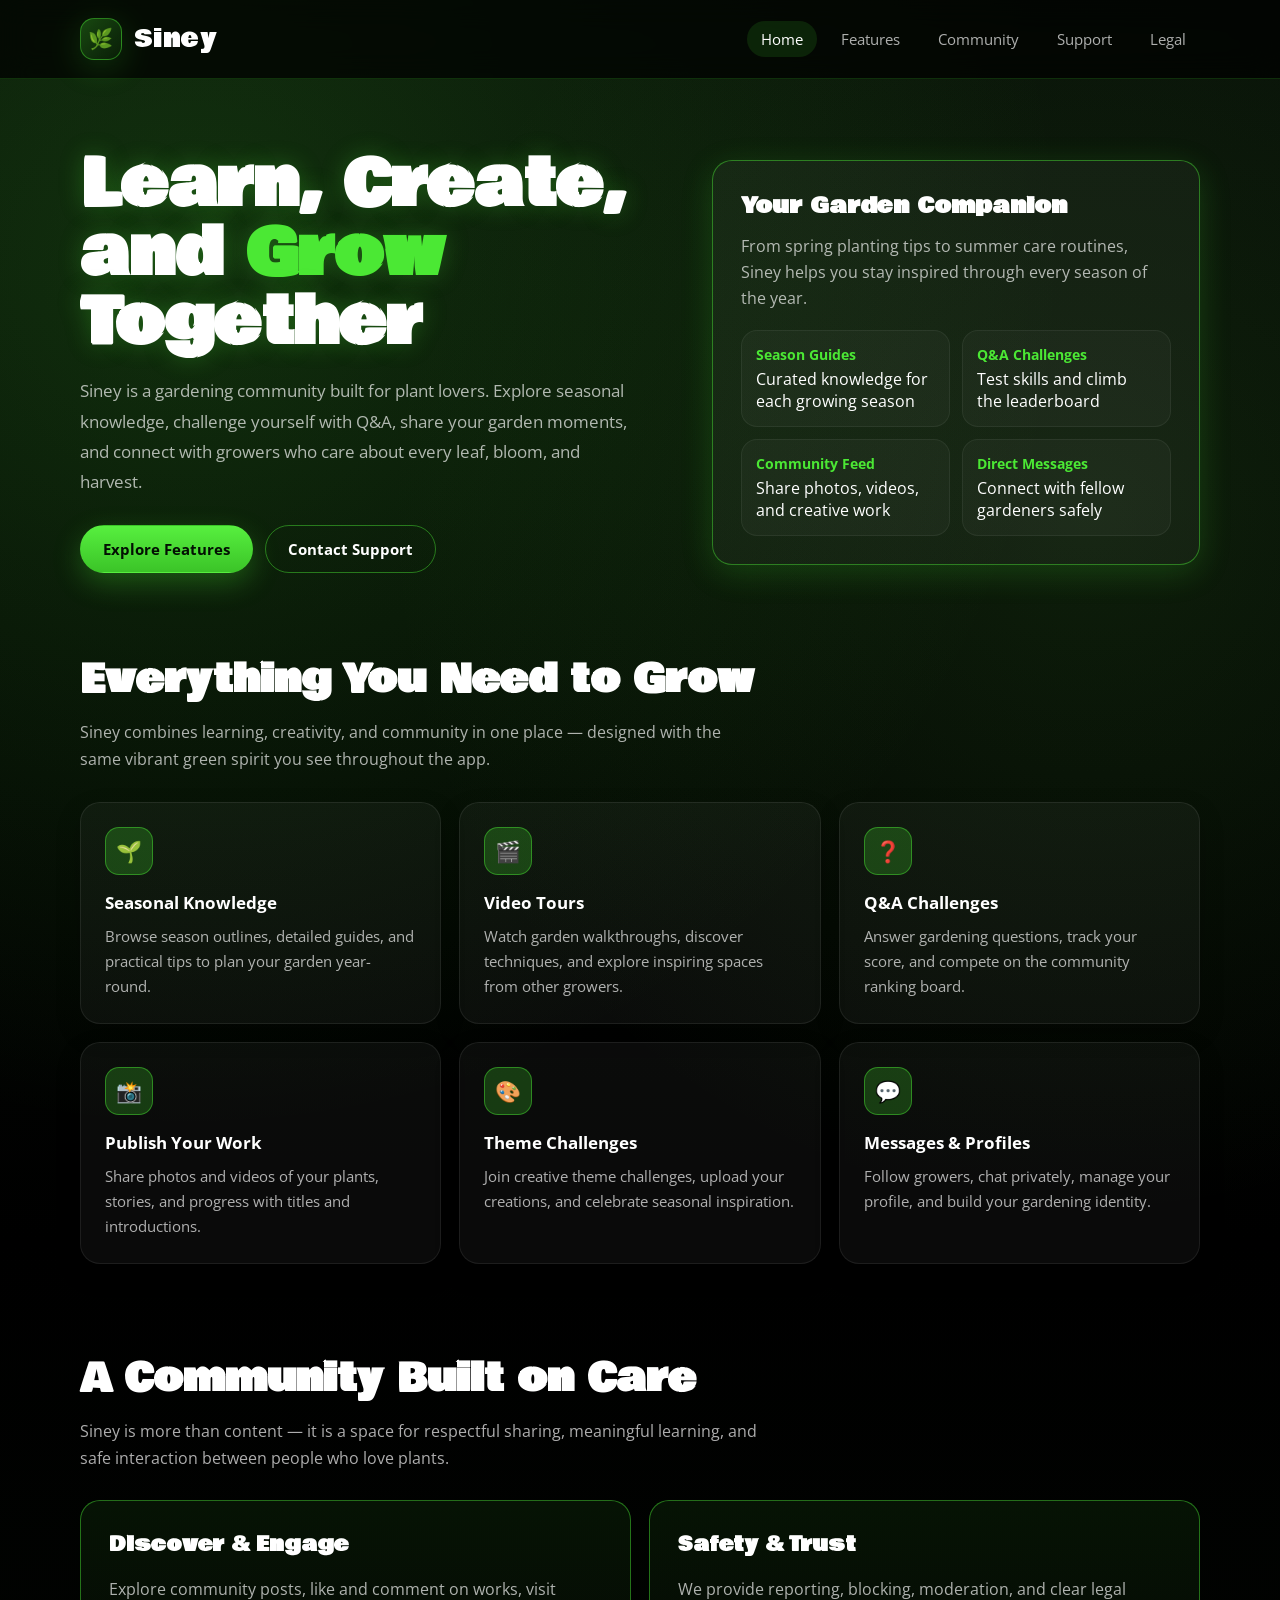
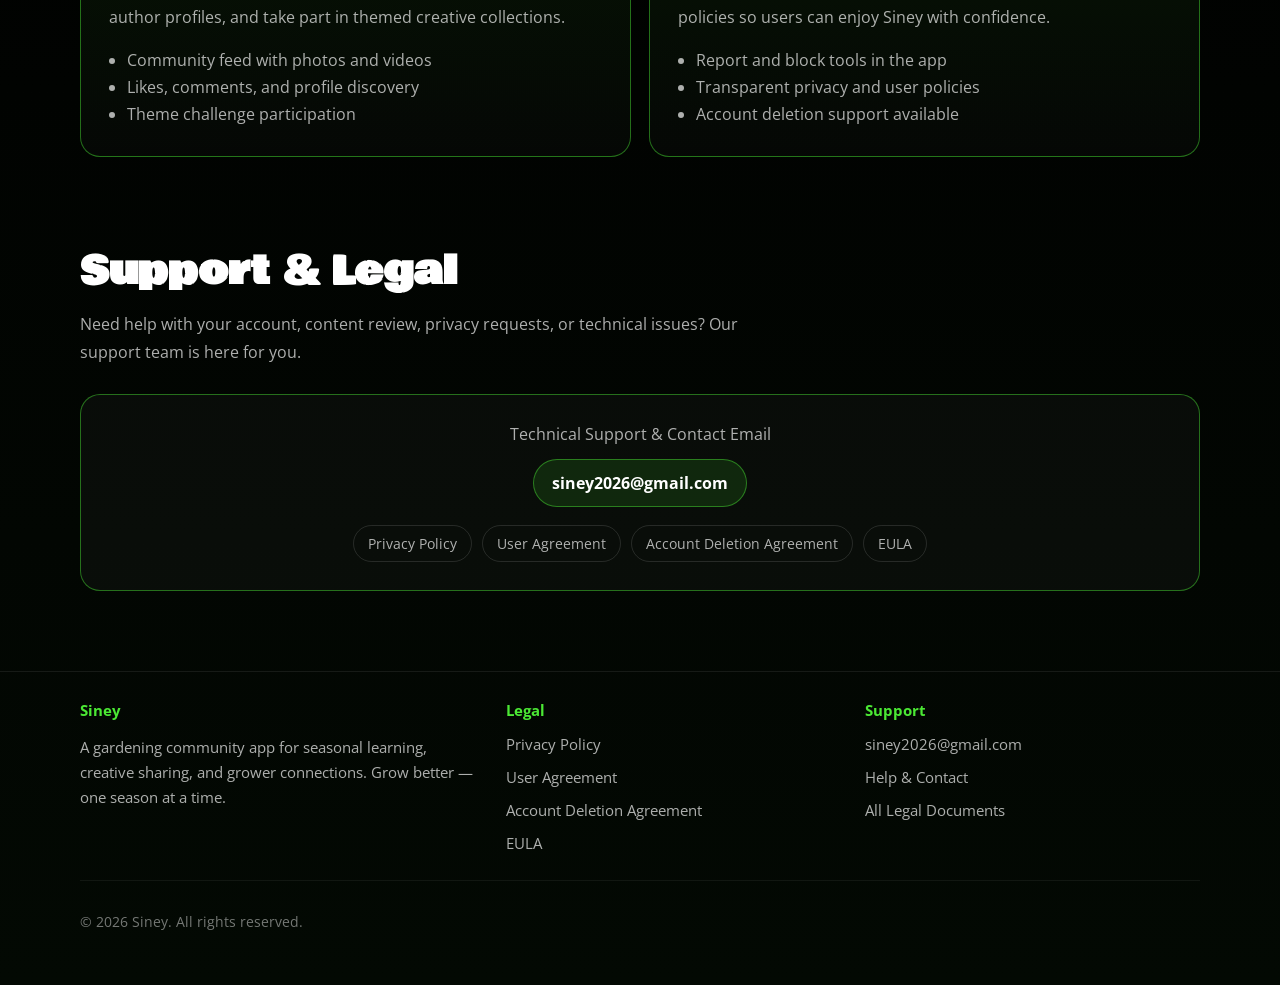
<file: index.html>
<!DOCTYPE html>
<html lang="en">
<head>
    <meta charset="UTF-8">
    <meta name="viewport" content="width=device-width, initial-scale=1.0">
    <meta name="description" content="Siney is a gardening community app for seasonal guides, Q&A challenges, creative sharing, and grower connections.">
    <title>Siney — Grow Together</title>
    <link rel="preconnect" href="https://fonts.googleapis.com">
    <link rel="preconnect" href="https://fonts.gstatic.com" crossorigin>
    <link href="https://fonts.googleapis.com/css2?family=Bowlby+One&family=Open+Sans:wght@400;600;700&display=swap" rel="stylesheet">
    <link rel="stylesheet" href="./css/site.css">
</head>
<body>
    <header class="site-header">
        <div class="container header-inner">
            <a class="brand" href="./index.html">
                <span class="brand-mark">🌿</span>
                Siney
            </a>
            <nav class="site-nav" aria-label="Primary">
                <a href="#home" class="active">Home</a>
                <a href="#features">Features</a>
                <a href="#community">Community</a>
                <a href="#support">Support</a>
                <a href="./agreements.html">Legal</a>
            </nav>
        </div>
    </header>

    <main>
        <section class="hero" id="home">
            <div class="container hero-grid">
                <div class="hero-copy">
                    <h1>Learn, Create, and <span>Grow</span> Together</h1>
                    <p>
                        Siney is a gardening community built for plant lovers. Explore seasonal knowledge,
                        challenge yourself with Q&amp;A, share your garden moments, and connect with growers
                        who care about every leaf, bloom, and harvest.
                    </p>
                    <div class="hero-actions">
                        <a class="btn btn-primary" href="#features">Explore Features</a>
                        <a class="btn btn-secondary" href="#support">Contact Support</a>
                    </div>
                </div>
                <aside class="hero-card">
                    <h2>Your Garden Companion</h2>
                    <p>
                        From spring planting tips to summer care routines, Siney helps you stay inspired
                        through every season of the year.
                    </p>
                    <ul class="stat-list">
                        <li><strong>Season Guides</strong> Curated knowledge for each growing season</li>
                        <li><strong>Q&amp;A Challenges</strong> Test skills and climb the leaderboard</li>
                        <li><strong>Community Feed</strong> Share photos, videos, and creative work</li>
                        <li><strong>Direct Messages</strong> Connect with fellow gardeners safely</li>
                    </ul>
                </aside>
            </div>
        </section>

        <section class="section" id="features">
            <div class="container">
                <div class="section-head">
                    <h2>Everything You Need to Grow</h2>
                    <p>
                        Siney combines learning, creativity, and community in one place — designed with the
                        same vibrant green spirit you see throughout the app.
                    </p>
                </div>
                <div class="feature-grid">
                    <article class="feature-card">
                        <div class="feature-icon">🌱</div>
                        <h3>Seasonal Knowledge</h3>
                        <p>Browse season outlines, detailed guides, and practical tips to plan your garden year-round.</p>
                    </article>
                    <article class="feature-card">
                        <div class="feature-icon">🎬</div>
                        <h3>Video Tours</h3>
                        <p>Watch garden walkthroughs, discover techniques, and explore inspiring spaces from other growers.</p>
                    </article>
                    <article class="feature-card">
                        <div class="feature-icon">❓</div>
                        <h3>Q&amp;A Challenges</h3>
                        <p>Answer gardening questions, track your score, and compete on the community ranking board.</p>
                    </article>
                    <article class="feature-card">
                        <div class="feature-icon">📸</div>
                        <h3>Publish Your Work</h3>
                        <p>Share photos and videos of your plants, stories, and progress with titles and introductions.</p>
                    </article>
                    <article class="feature-card">
                        <div class="feature-icon">🎨</div>
                        <h3>Theme Challenges</h3>
                        <p>Join creative theme challenges, upload your creations, and celebrate seasonal inspiration.</p>
                    </article>
                    <article class="feature-card">
                        <div class="feature-icon">💬</div>
                        <h3>Messages &amp; Profiles</h3>
                        <p>Follow growers, chat privately, manage your profile, and build your gardening identity.</p>
                    </article>
                </div>
            </div>
        </section>

        <section class="section" id="community">
            <div class="container">
                <div class="section-head">
                    <h2>A Community Built on Care</h2>
                    <p>
                        Siney is more than content — it is a space for respectful sharing, meaningful learning,
                        and safe interaction between people who love plants.
                    </p>
                </div>
                <div class="split-panel">
                    <div class="panel">
                        <h3>Discover &amp; Engage</h3>
                        <p>
                            Explore community posts, like and comment on works, visit author profiles, and
                            take part in themed creative collections.
                        </p>
                        <ul>
                            <li>Community feed with photos and videos</li>
                            <li>Likes, comments, and profile discovery</li>
                            <li>Theme challenge participation</li>
                        </ul>
                    </div>
                    <div class="panel">
                        <h3>Safety &amp; Trust</h3>
                        <p>
                            We provide reporting, blocking, moderation, and clear legal policies so users can
                            enjoy Siney with confidence.
                        </p>
                        <ul>
                            <li>Report and block tools in the app</li>
                            <li>Transparent privacy and user policies</li>
                            <li>Account deletion support available</li>
                        </ul>
                    </div>
                </div>
            </div>
        </section>

        <section class="section" id="support">
            <div class="container">
                <div class="section-head">
                    <h2>Support &amp; Legal</h2>
                    <p>
                        Need help with your account, content review, privacy requests, or technical issues?
                        Our support team is here for you.
                    </p>
                </div>
                <div class="support-box">
                    <p>Technical Support &amp; Contact Email</p>
                    <a class="support-email" href="mailto:siney2026@gmail.com">siney2026@gmail.com</a>
                    <div class="legal-links" aria-label="Legal documents">
                        <a href="./agreements.html?type=privacy">Privacy Policy</a>
                        <a href="./agreements.html?type=terms">User Agreement</a>
                        <a href="./agreements.html?type=deletion">Account Deletion Agreement</a>
                        <a href="./agreements.html?type=eula">EULA</a>
                    </div>
                </div>
            </div>
        </section>
    </main>

    <footer class="site-footer">
        <div class="container footer-grid">
            <div>
                <h4>Siney</h4>
                <p>
                    A gardening community app for seasonal learning, creative sharing, and grower connections.
                    Grow better — one season at a time.
                </p>
            </div>
            <div>
                <h4>Legal</h4>
                <ul>
                    <li><a href="./agreements.html?type=privacy">Privacy Policy</a></li>
                    <li><a href="./agreements.html?type=terms">User Agreement</a></li>
                    <li><a href="./agreements.html?type=deletion">Account Deletion Agreement</a></li>
                    <li><a href="./agreements.html?type=eula">EULA</a></li>
                </ul>
            </div>
            <div>
                <h4>Support</h4>
                <ul>
                    <li><a href="mailto:siney2026@gmail.com">siney2026@gmail.com</a></li>
                    <li><a href="#support">Help &amp; Contact</a></li>
                    <li><a href="./agreements.html">All Legal Documents</a></li>
                </ul>
            </div>
        </div>
        <div class="container footer-bottom">
            <p>&copy; 2026 Siney. All rights reserved.</p>
        </div>
    </footer>
</body>
</html>
</file>
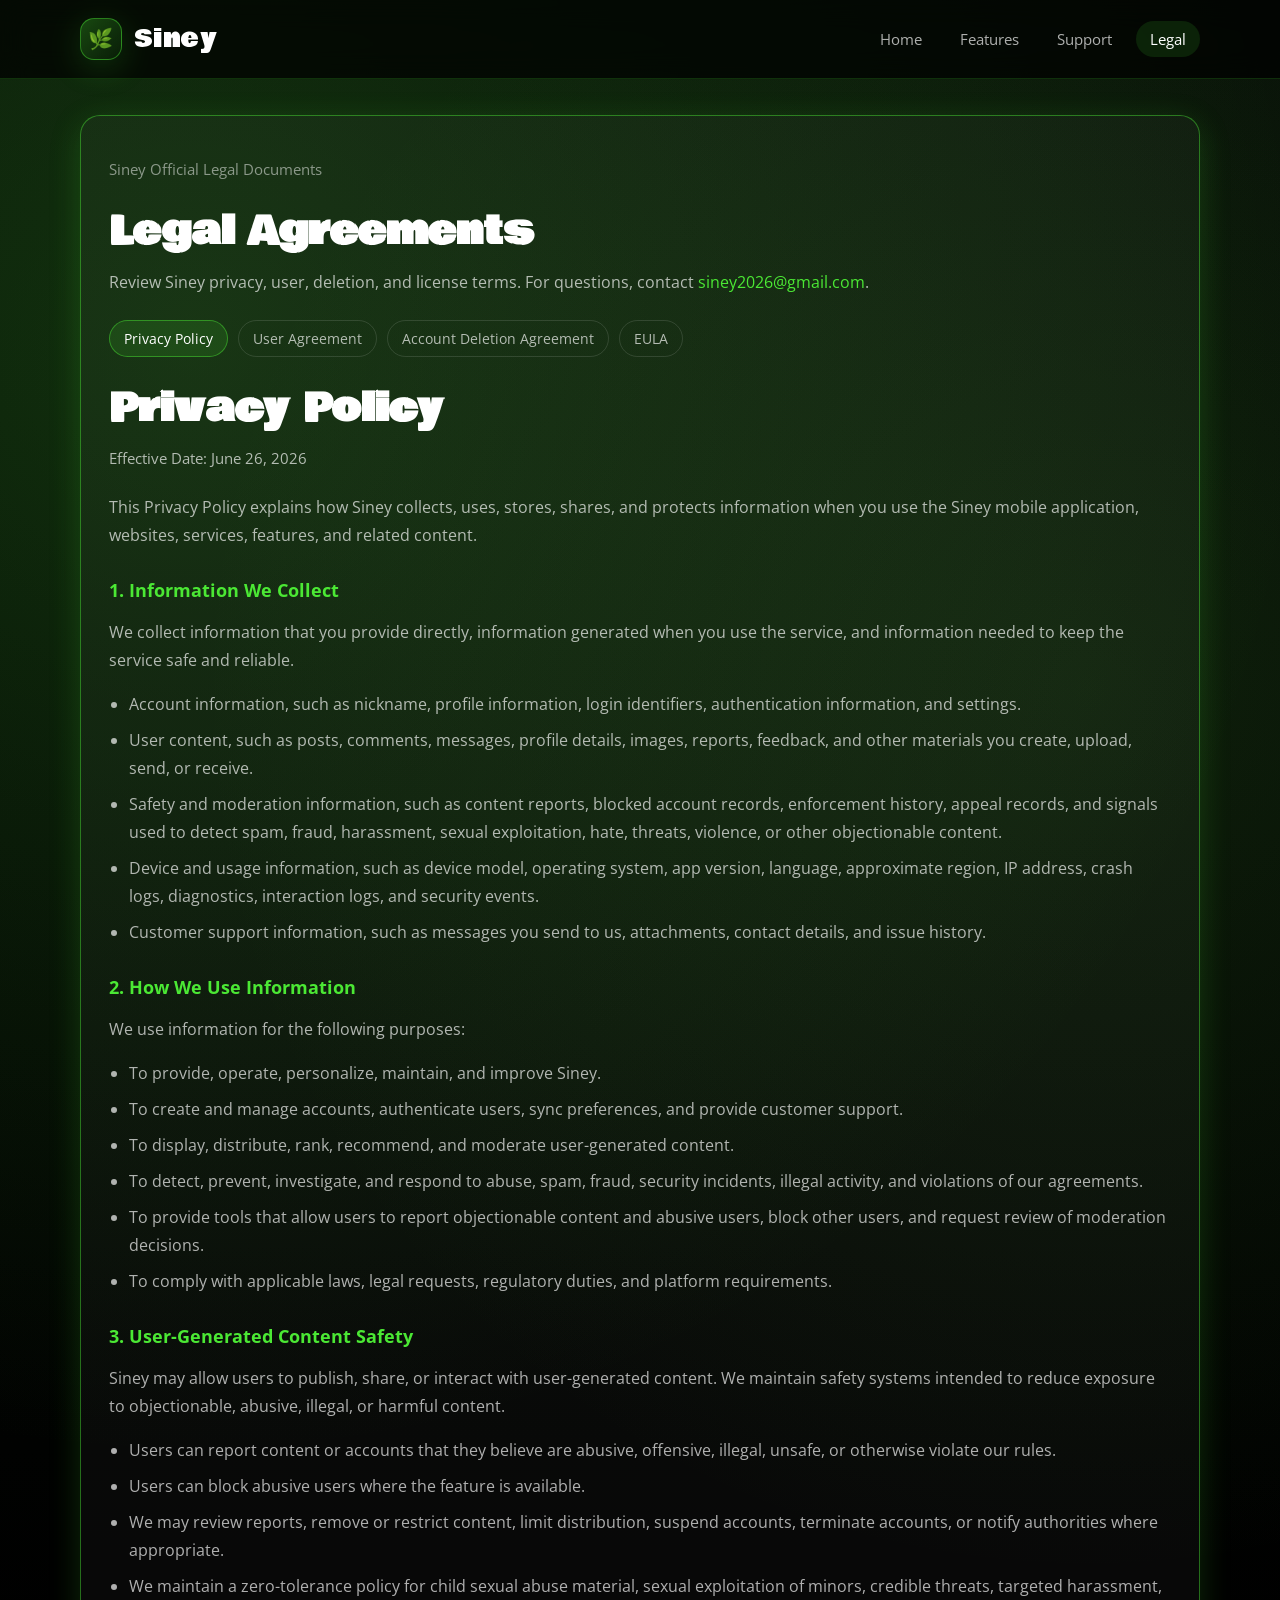
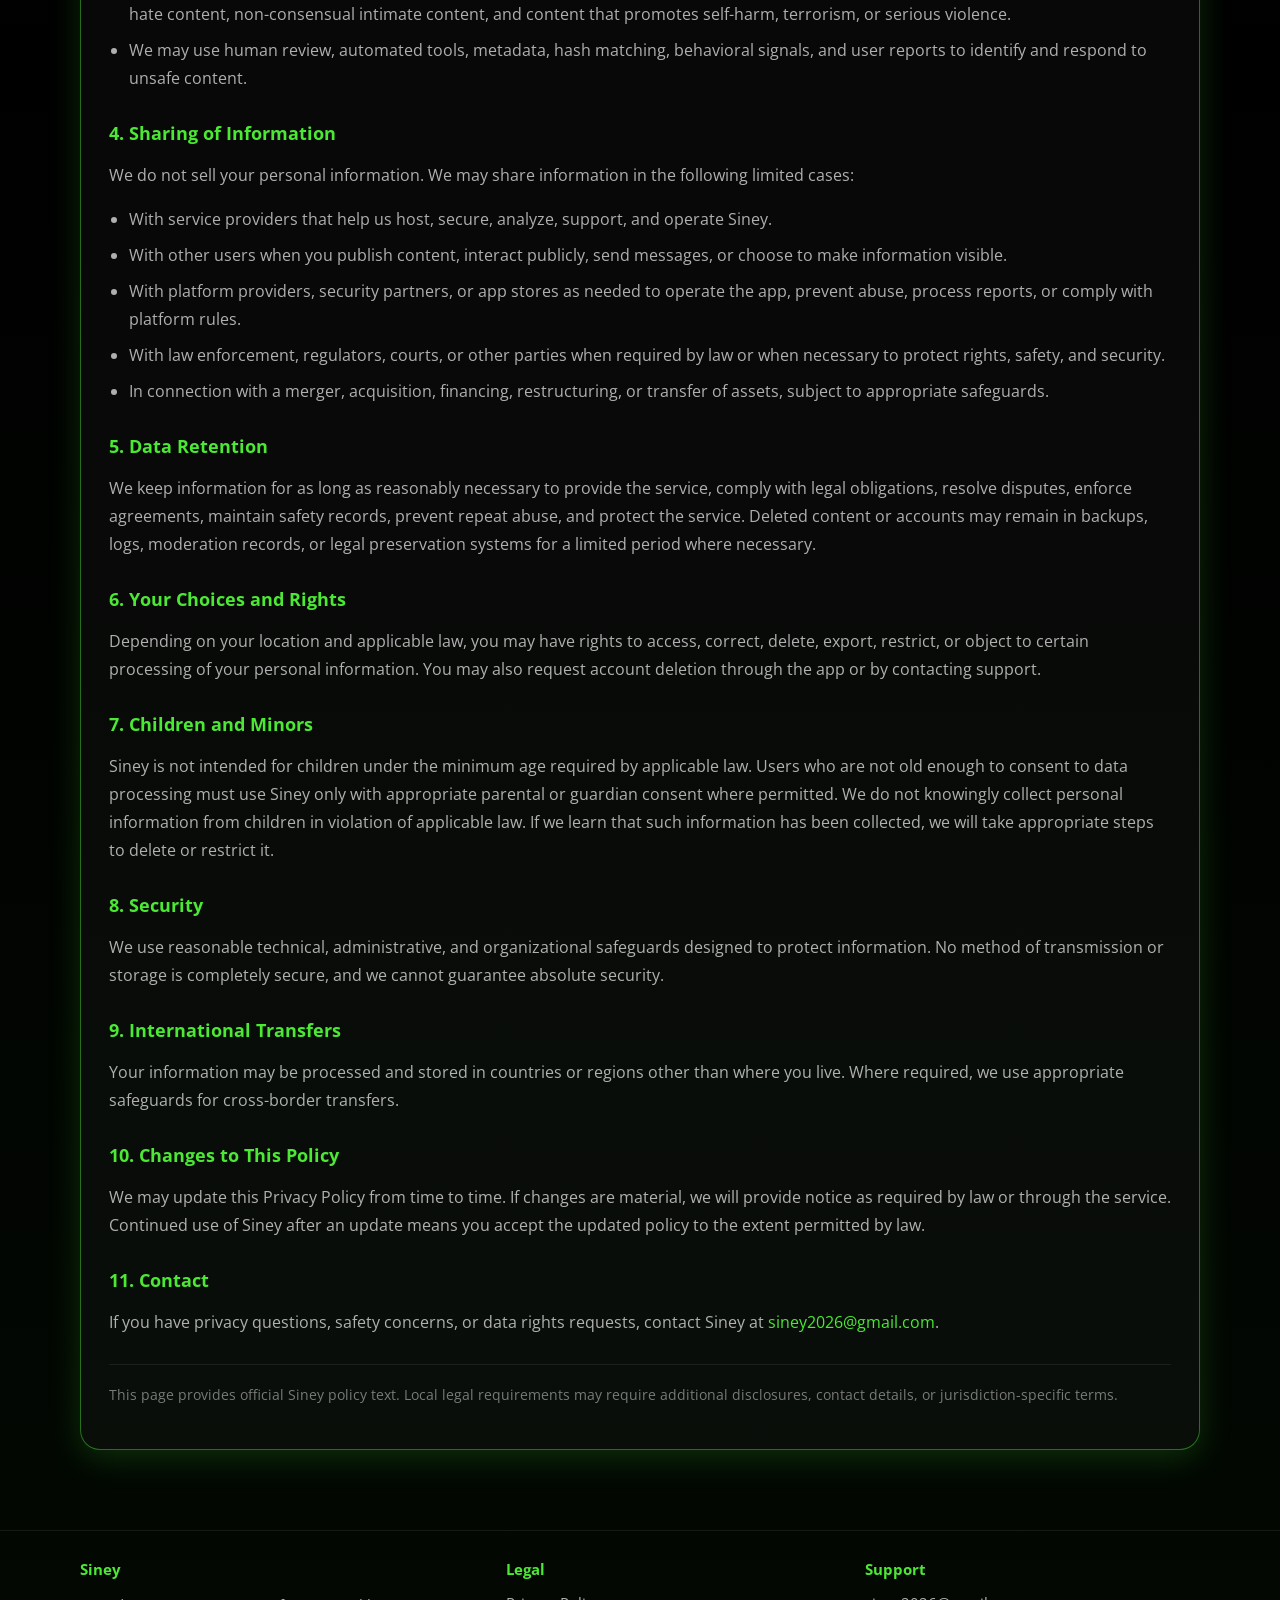
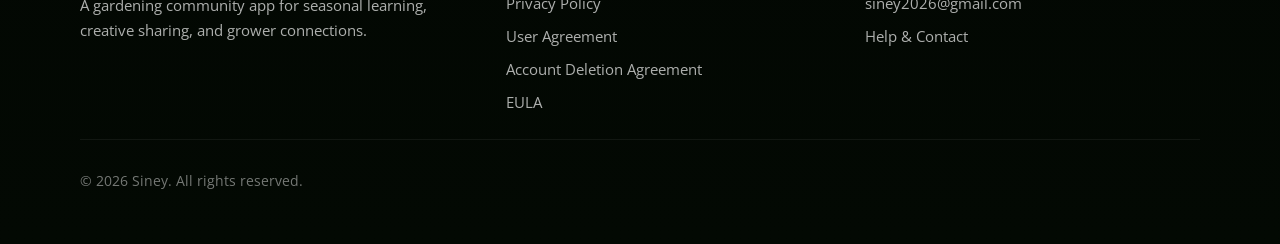
<file: agreements.html>
<!DOCTYPE html>
<html lang="en">
<head>
    <meta charset="UTF-8">
    <meta name="viewport" content="width=device-width, initial-scale=1.0">
    <meta name="description" content="Siney legal agreements including Privacy Policy, User Agreement, Account Deletion Agreement, and EULA.">
    <title>Siney Legal Agreements</title>
    <link rel="preconnect" href="https://fonts.googleapis.com">
    <link rel="preconnect" href="https://fonts.gstatic.com" crossorigin>
    <link href="https://fonts.googleapis.com/css2?family=Bowlby+One&family=Open+Sans:wght@400;600;700&display=swap" rel="stylesheet">
    <link rel="stylesheet" href="./css/legal.css">
</head>
<body>
    <header class="site-header">
        <div class="container header-inner">
            <a class="brand" href="./index.html">
                <span class="brand-mark">🌿</span>
                Siney
            </a>
            <nav class="site-nav" aria-label="Primary">
                <a href="./index.html">Home</a>
                <a href="./index.html#features">Features</a>
                <a href="./index.html#support">Support</a>
                <a href="./agreements.html" class="active">Legal</a>
            </nav>
        </div>
    </header>

    <main class="legal-page">
        <div class="container legal-shell">
            <p class="meta">Siney Official Legal Documents</p>
            <h1 style="margin:0 0 8px;font-family:'Bowlby One',cursive;font-size:clamp(1.8rem,3vw,2.4rem);">Legal Agreements</h1>
            <p style="margin:0;color:var(--siney-muted);line-height:1.7;">
                Review Siney privacy, user, deletion, and license terms. For questions, contact
                <a href="mailto:siney2026@gmail.com">siney2026@gmail.com</a>.
            </p>

            <nav class="legal-nav" aria-label="Agreement navigation">
                <a href="?type=privacy" data-type="privacy">Privacy Policy</a>
                <a href="?type=terms" data-type="terms">User Agreement</a>
                <a href="?type=deletion" data-type="deletion">Account Deletion Agreement</a>
                <a href="?type=eula" data-type="eula">EULA</a>
            </nav>

            <section class="agreement" data-agreement="privacy">
                <h1>Privacy Policy</h1>
                <p class="meta">Effective Date: June 26, 2026</p>
                <p>This Privacy Policy explains how Siney collects, uses, stores, shares, and protects information when you use the Siney mobile application, websites, services, features, and related content.</p>

                <h2>1. Information We Collect</h2>
                <p>We collect information that you provide directly, information generated when you use the service, and information needed to keep the service safe and reliable.</p>
                <ul>
                    <li>Account information, such as nickname, profile information, login identifiers, authentication information, and settings.</li>
                    <li>User content, such as posts, comments, messages, profile details, images, reports, feedback, and other materials you create, upload, send, or receive.</li>
                    <li>Safety and moderation information, such as content reports, blocked account records, enforcement history, appeal records, and signals used to detect spam, fraud, harassment, sexual exploitation, hate, threats, violence, or other objectionable content.</li>
                    <li>Device and usage information, such as device model, operating system, app version, language, approximate region, IP address, crash logs, diagnostics, interaction logs, and security events.</li>
                    <li>Customer support information, such as messages you send to us, attachments, contact details, and issue history.</li>
                </ul>

                <h2>2. How We Use Information</h2>
                <p>We use information for the following purposes:</p>
                <ul>
                    <li>To provide, operate, personalize, maintain, and improve Siney.</li>
                    <li>To create and manage accounts, authenticate users, sync preferences, and provide customer support.</li>
                    <li>To display, distribute, rank, recommend, and moderate user-generated content.</li>
                    <li>To detect, prevent, investigate, and respond to abuse, spam, fraud, security incidents, illegal activity, and violations of our agreements.</li>
                    <li>To provide tools that allow users to report objectionable content and abusive users, block other users, and request review of moderation decisions.</li>
                    <li>To comply with applicable laws, legal requests, regulatory duties, and platform requirements.</li>
                </ul>

                <h2>3. User-Generated Content Safety</h2>
                <p>Siney may allow users to publish, share, or interact with user-generated content. We maintain safety systems intended to reduce exposure to objectionable, abusive, illegal, or harmful content.</p>
                <ul>
                    <li>Users can report content or accounts that they believe are abusive, offensive, illegal, unsafe, or otherwise violate our rules.</li>
                    <li>Users can block abusive users where the feature is available.</li>
                    <li>We may review reports, remove or restrict content, limit distribution, suspend accounts, terminate accounts, or notify authorities where appropriate.</li>
                    <li>We maintain a zero-tolerance policy for child sexual abuse material, sexual exploitation of minors, credible threats, targeted harassment, hate content, non-consensual intimate content, and content that promotes self-harm, terrorism, or serious violence.</li>
                    <li>We may use human review, automated tools, metadata, hash matching, behavioral signals, and user reports to identify and respond to unsafe content.</li>
                </ul>

                <h2>4. Sharing of Information</h2>
                <p>We do not sell your personal information. We may share information in the following limited cases:</p>
                <ul>
                    <li>With service providers that help us host, secure, analyze, support, and operate Siney.</li>
                    <li>With other users when you publish content, interact publicly, send messages, or choose to make information visible.</li>
                    <li>With platform providers, security partners, or app stores as needed to operate the app, prevent abuse, process reports, or comply with platform rules.</li>
                    <li>With law enforcement, regulators, courts, or other parties when required by law or when necessary to protect rights, safety, and security.</li>
                    <li>In connection with a merger, acquisition, financing, restructuring, or transfer of assets, subject to appropriate safeguards.</li>
                </ul>

                <h2>5. Data Retention</h2>
                <p>We keep information for as long as reasonably necessary to provide the service, comply with legal obligations, resolve disputes, enforce agreements, maintain safety records, prevent repeat abuse, and protect the service. Deleted content or accounts may remain in backups, logs, moderation records, or legal preservation systems for a limited period where necessary.</p>

                <h2>6. Your Choices and Rights</h2>
                <p>Depending on your location and applicable law, you may have rights to access, correct, delete, export, restrict, or object to certain processing of your personal information. You may also request account deletion through the app or by contacting support.</p>

                <h2>7. Children and Minors</h2>
                <p>Siney is not intended for children under the minimum age required by applicable law. Users who are not old enough to consent to data processing must use Siney only with appropriate parental or guardian consent where permitted. We do not knowingly collect personal information from children in violation of applicable law. If we learn that such information has been collected, we will take appropriate steps to delete or restrict it.</p>

                <h2>8. Security</h2>
                <p>We use reasonable technical, administrative, and organizational safeguards designed to protect information. No method of transmission or storage is completely secure, and we cannot guarantee absolute security.</p>

                <h2>9. International Transfers</h2>
                <p>Your information may be processed and stored in countries or regions other than where you live. Where required, we use appropriate safeguards for cross-border transfers.</p>

                <h2>10. Changes to This Policy</h2>
                <p>We may update this Privacy Policy from time to time. If changes are material, we will provide notice as required by law or through the service. Continued use of Siney after an update means you accept the updated policy to the extent permitted by law.</p>

                <h2>11. Contact</h2>
                <p>If you have privacy questions, safety concerns, or data rights requests, contact Siney at <a href="mailto:siney2026@gmail.com">siney2026@gmail.com</a>.</p>
            </section>

            <section class="agreement" data-agreement="terms">
                <h1>User Agreement</h1>
                <p class="meta">Effective Date: June 26, 2026</p>
                <p>This User Agreement governs your access to and use of Siney. By creating an account, accessing, or using Siney, you agree to this agreement and all policies referenced in it.</p>

                <h2>1. Eligibility</h2>
                <p>You must be legally permitted to use Siney in your location and meet the minimum age required by applicable law. If you use Siney on behalf of another person or organization, you represent that you have authority to do so.</p>

                <h2>2. Account Responsibilities</h2>
                <ul>
                    <li>You are responsible for maintaining the confidentiality of your account credentials.</li>
                    <li>You must provide accurate information and keep it updated where required.</li>
                    <li>You may not impersonate another person, misrepresent your affiliation, create deceptive accounts, or use another user's account without permission.</li>
                    <li>You are responsible for activity that occurs under your account unless caused by our failure to use reasonable security measures.</li>
                </ul>

                <h2>3. User Content</h2>
                <p>You retain ownership of content you create or upload. By submitting content to Siney, you grant Siney a worldwide, non-exclusive, royalty-free, sublicensable, and transferable license to host, store, reproduce, display, perform, adapt, moderate, translate, distribute, and otherwise use the content as necessary to operate, improve, promote, and protect Siney.</p>
                <p>You represent that you have the rights needed to submit your content and that your content does not violate this agreement, the rights of others, or applicable law.</p>

                <h2>4. Content and Conduct Rules</h2>
                <p>You may not post, upload, send, promote, or engage in content or conduct that:</p>
                <ul>
                    <li>Is illegal, fraudulent, deceptive, defamatory, invasive of privacy, or infringes intellectual property or other rights.</li>
                    <li>Contains harassment, bullying, hate, threats, sexual exploitation, non-consensual intimate content, or encouragement of violence.</li>
                    <li>Contains child sexual abuse material, sexual content involving minors, grooming, exploitation, or any attempt to endanger minors. This is strictly prohibited and may be reported to appropriate authorities.</li>
                    <li>Promotes suicide, self-harm, eating disorders, terrorism, violent extremism, weapons misuse, or serious physical harm.</li>
                    <li>Contains graphic violence, gratuitous gore, or content primarily intended to shock, abuse, or intimidate.</li>
                    <li>Distributes spam, malware, phishing, scams, unauthorized advertising, artificial engagement, or manipulative behavior.</li>
                    <li>Attempts to evade moderation, bans, safety systems, access controls, rate limits, or technical restrictions.</li>
                </ul>

                <h2>5. User Safety Tools and Moderation</h2>
                <p>Siney provides or may provide mechanisms for users to report objectionable content, report abusive users, and block users. We may review reported content and accounts and may remove content, reduce visibility, label content, disable features, suspend accounts, terminate accounts, preserve evidence, or take other appropriate actions.</p>
                <p>We aim to review safety reports promptly, prioritizing threats, sexual exploitation, child safety, harassment, hate, and other high-risk issues. You agree not to misuse reporting, blocking, or moderation systems.</p>

                <h2>6. Intellectual Property</h2>
                <p>Siney, including its software, design, trademarks, logos, interfaces, and service content, is owned by Siney or its licensors and is protected by intellectual property laws. You may not copy, modify, reverse engineer, distribute, sell, or lease any part of Siney except as permitted by law or with written permission.</p>

                <h2>7. Third-Party Services</h2>
                <p>Siney may include links, integrations, content, or services provided by third parties. We are not responsible for third-party services and your use of them may be governed by separate terms and privacy policies.</p>

                <h2>8. Enforcement</h2>
                <p>We may investigate suspected violations and take action at our discretion. Enforcement decisions may consider severity, context, legal requirements, user history, risk to others, and platform safety. You may lose access to content, features, or your account if you violate this agreement.</p>

                <h2>9. Disclaimers</h2>
                <p>Siney is provided on an "as is" and "as available" basis. To the maximum extent permitted by law, we disclaim warranties of merchantability, fitness for a particular purpose, non-infringement, uninterrupted operation, and error-free service.</p>

                <h2>10. Limitation of Liability</h2>
                <p>To the maximum extent permitted by law, Siney and its affiliates will not be liable for indirect, incidental, special, consequential, punitive, or exemplary damages, or for lost profits, data, goodwill, or business opportunities arising from or related to your use of Siney.</p>

                <h2>11. Termination</h2>
                <p>You may stop using Siney at any time and may request account deletion. We may suspend or terminate access if you violate this agreement, create risk, expose us or others to legal liability, or where required by law.</p>

                <h2>12. Changes</h2>
                <p>We may update this agreement. If changes are material, we will provide notice as required by law or through the service. Continued use after an update means you accept the updated agreement to the extent permitted by law.</p>

                <h2>13. Contact</h2>
                <p>For support, safety reports, or questions about this agreement, contact Siney at <a href="mailto:siney2026@gmail.com">siney2026@gmail.com</a>.</p>
            </section>

            <section class="agreement" data-agreement="deletion">
                <h1>Account Deletion Agreement</h1>
                <p class="meta">Effective Date: June 26, 2026</p>
                <p>This Account Deletion Agreement explains what happens when you request deletion of your Siney account.</p>

                <h2>1. Requesting Account Deletion</h2>
                <p>You may request account deletion through the in-app account settings where available, or by contacting Siney at <a href="mailto:siney2026@gmail.com">siney2026@gmail.com</a>. We may need to verify that you control the account before processing the request.</p>

                <h2>2. What Will Be Deleted</h2>
                <p>After a valid deletion request is processed, we will delete or de-identify account information that is no longer necessary to provide the service, including profile information and account identifiers, subject to the exceptions below.</p>

                <h2>3. User Content</h2>
                <p>Content you posted publicly or shared with others may be deleted, hidden, anonymized, or retained in limited form depending on technical, legal, moderation, safety, and operational needs. Copies of content may remain if other users saved, shared, quoted, reported, or otherwise interacted with it.</p>

                <h2>4. Information We May Retain</h2>
                <p>We may retain limited information where reasonably necessary to:</p>
                <ul>
                    <li>Comply with legal obligations, tax, accounting, regulatory, or law enforcement requests.</li>
                    <li>Prevent fraud, spam, abuse, ban evasion, security incidents, or repeated violations.</li>
                    <li>Maintain safety and moderation records, including reports involving harassment, hate, threats, child safety, sexual exploitation, self-harm, violence, or other high-risk content.</li>
                    <li>Resolve disputes, enforce agreements, protect rights, and defend legal claims.</li>
                    <li>Maintain backups and disaster recovery systems for a limited period.</li>
                </ul>

                <h2>5. Processing Time</h2>
                <p>We aim to process account deletion requests within a reasonable period required by applicable law. Some information may remain temporarily in backups, logs, security systems, or legal preservation systems before being deleted or de-identified.</p>

                <h2>6. Effects of Deletion</h2>
                <ul>
                    <li>You may lose access to your account, profile, posts, messages, purchases where applicable, settings, and other account-related data.</li>
                    <li>Deletion may be irreversible after processing begins.</li>
                    <li>You may need to create a new account if you want to use Siney again.</li>
                    <li>Deletion does not cancel obligations that arose before deletion, including payment obligations, legal duties, or responsibility for violations.</li>
                </ul>

                <h2>7. Pending Safety or Legal Reviews</h2>
                <p>If your account is involved in an active safety investigation, legal request, dispute, chargeback, fraud review, or serious policy violation, we may delay or limit deletion as permitted by law until the matter is resolved.</p>

                <h2>8. Contact</h2>
                <p>For account deletion questions or status requests, contact Siney at <a href="mailto:siney2026@gmail.com">siney2026@gmail.com</a>.</p>
            </section>

            <section class="agreement" data-agreement="eula">
                <h1>End User License Agreement</h1>
                <p class="meta">Effective Date: June 26, 2026</p>
                <p>This End User License Agreement ("EULA") governs your use of the Siney mobile application. This EULA is between you and Siney, not Apple. Apple is not responsible for Siney or its content.</p>

                <h2>1. License Grant</h2>
                <p>Subject to your compliance with this EULA, Siney grants you a limited, non-exclusive, non-transferable, revocable license to download, install, and use Siney on Apple-branded products that you own or control, and as permitted by the Apple Media Services Terms and Conditions.</p>

                <h2>2. License Restrictions</h2>
                <p>You may not:</p>
                <ul>
                    <li>Copy, modify, distribute, sell, lease, sublicense, or make Siney available to any third party except as permitted by this EULA.</li>
                    <li>Reverse engineer, decompile, disassemble, or attempt to derive source code except where applicable law permits.</li>
                    <li>Remove, obscure, or alter copyright, trademark, or proprietary notices.</li>
                    <li>Use Siney for illegal, harmful, abusive, infringing, fraudulent, or unsafe activity.</li>
                    <li>Interfere with, disrupt, overload, scrape, crawl, or bypass security, moderation, or access controls.</li>
                </ul>

                <h2>3. User-Generated Content and Safety</h2>
                <p>If Siney allows user-generated content, you are responsible for your content and conduct. You must not submit illegal, abusive, hateful, harassing, sexually exploitative, threatening, violent, deceptive, infringing, or otherwise objectionable content.</p>
                <p>Siney may provide reporting and blocking tools, moderation review, account restrictions, content removal, and enforcement actions to protect users and comply with applicable law and platform requirements. We maintain zero tolerance for child sexual abuse material, sexual exploitation of minors, credible threats, targeted harassment, hate content, non-consensual intimate content, terrorism, and serious violence.</p>

                <h2>4. Ownership</h2>
                <p>Siney and its licensors retain all rights, title, and interest in and to the application, software, technology, design, trademarks, and related materials. No rights are granted except the limited license expressly provided in this EULA.</p>

                <h2>5. Updates and Availability</h2>
                <p>Siney may provide updates, bug fixes, feature changes, or service changes. Some features may require internet access, a compatible device, an account, or third-party services. We do not guarantee that Siney will always be available, secure, uninterrupted, or error-free.</p>

                <h2>6. Maintenance and Support</h2>
                <p>Siney is solely responsible for providing maintenance and support for the application as required by applicable law. Apple has no obligation to provide maintenance or support services for Siney.</p>

                <h2>7. Warranty</h2>
                <p>To the maximum extent permitted by law, Siney is provided "as is" and "as available" without warranties of any kind. If any warranty is implied by law and cannot be disclaimed, the duration and remedies are limited to the minimum permitted by law. In the event of any failure to conform to an applicable warranty, you may notify Apple, and Apple may refund the purchase price, if any, for the application. To the maximum extent permitted by law, Apple has no other warranty obligation with respect to Siney.</p>

                <h2>8. Product Claims</h2>
                <p>Siney, not Apple, is responsible for addressing claims relating to Siney or your use of Siney, including product liability claims, legal or regulatory compliance claims, and consumer protection claims.</p>

                <h2>9. Intellectual Property Claims</h2>
                <p>If a third party claims that Siney or your possession and use of Siney infringes that third party's intellectual property rights, Siney, not Apple, is responsible for investigation, defense, settlement, and discharge of the claim.</p>

                <h2>10. Legal Compliance</h2>
                <p>You represent and warrant that you are not located in a country or region subject to a U.S. government embargo or designated by the U.S. government as a terrorist-supporting country, and that you are not listed on any U.S. government list of prohibited or restricted parties.</p>

                <h2>11. Third-Party Terms</h2>
                <p>You must comply with applicable third-party terms when using Siney, including the Apple Media Services Terms and Conditions and any terms that apply to network, device, analytics, hosting, payment, or content services.</p>

                <h2>12. Termination</h2>
                <p>This EULA is effective until terminated. Your rights under this EULA will terminate automatically if you fail to comply with it. Upon termination, you must stop using Siney and delete all copies of the application from your devices.</p>

                <h2>13. Third-Party Beneficiary</h2>
                <p>Apple and Apple's subsidiaries are third-party beneficiaries of this EULA. Upon your acceptance of this EULA, Apple will have the right to enforce this EULA against you as a third-party beneficiary.</p>

                <h2>14. Contact</h2>
                <p>For questions about this EULA, contact Siney at <a href="mailto:siney2026@gmail.com">siney2026@gmail.com</a>.</p>
            </section>

            <p class="legal-note">
                This page provides official Siney policy text. Local legal requirements may require additional disclosures,
                contact details, or jurisdiction-specific terms.
            </p>
        </div>
    </main>

    <footer class="site-footer">
        <div class="container footer-grid">
            <div>
                <h4>Siney</h4>
                <p>A gardening community app for seasonal learning, creative sharing, and grower connections.</p>
            </div>
            <div>
                <h4>Legal</h4>
                <ul>
                    <li><a href="./agreements.html?type=privacy">Privacy Policy</a></li>
                    <li><a href="./agreements.html?type=terms">User Agreement</a></li>
                    <li><a href="./agreements.html?type=deletion">Account Deletion Agreement</a></li>
                    <li><a href="./agreements.html?type=eula">EULA</a></li>
                </ul>
            </div>
            <div>
                <h4>Support</h4>
                <ul>
                    <li><a href="mailto:siney2026@gmail.com">siney2026@gmail.com</a></li>
                    <li><a href="./index.html#support">Help &amp; Contact</a></li>
                </ul>
            </div>
        </div>
        <div class="container footer-bottom">
            <p>&copy; 2026 Siney. All rights reserved.</p>
        </div>
    </footer>

    <script>
        (function () {
            var allowedTypes = ["privacy", "terms", "deletion", "eula"];
            var params = new URLSearchParams(window.location.search);
            var type = params.get("type") || "privacy";

            if (allowedTypes.indexOf(type) === -1) {
                type = "privacy";
            }

            document.querySelectorAll("[data-agreement]").forEach(function (section) {
                section.classList.toggle("active", section.getAttribute("data-agreement") === type);
            });

            document.querySelectorAll("[data-type]").forEach(function (link) {
                link.classList.toggle("active", link.getAttribute("data-type") === type);
            });
        })();
    </script>
</body>
</html>
</file>
<file: css/site.css>
:root {
    --siney-green: #4be834;
    --siney-green-soft: rgba(75, 232, 52, 0.35);
    --siney-green-glow: rgba(73, 232, 52, 0.22);
    --siney-green-dark: #3bc428;
    --siney-black: #050805;
    --siney-card: rgba(255, 255, 255, 0.04);
    --siney-border: rgba(75, 232, 52, 0.45);
    --siney-text: #ffffff;
    --siney-muted: rgba(255, 255, 255, 0.68);
    --radius-lg: 20px;
    --radius-pill: 999px;
    --shadow-green: 0 8px 32px rgba(73, 232, 52, 0.18);
}

* {
    box-sizing: border-box;
}

html {
    scroll-behavior: smooth;
}

body {
    margin: 0;
    font-family: "Open Sans", -apple-system, BlinkMacSystemFont, "Segoe UI", sans-serif;
    color: var(--siney-text);
    background:
        radial-gradient(circle at 15% 10%, rgba(75, 232, 52, 0.16), transparent 34%),
        radial-gradient(circle at 85% 20%, rgba(81, 188, 55, 0.12), transparent 30%),
        linear-gradient(180deg, #081008 0%, #000000 48%, #030903 100%);
    min-height: 100vh;
}

a {
    color: var(--siney-green);
    text-decoration: none;
}

a:hover {
    color: #7ef064;
}

.container {
    width: min(1120px, calc(100% - 40px));
    margin: 0 auto;
}

.site-header {
    position: sticky;
    top: 0;
    z-index: 20;
    backdrop-filter: blur(14px);
    background: rgba(0, 0, 0, 0.72);
    border-bottom: 1px solid rgba(75, 232, 52, 0.18);
}

.header-inner {
    display: flex;
    align-items: center;
    justify-content: space-between;
    gap: 20px;
    padding: 18px 0;
}

.brand {
    display: inline-flex;
    align-items: center;
    gap: 12px;
    color: var(--siney-text);
    font-family: "Bowlby One", cursive;
    font-size: 1.5rem;
    letter-spacing: 0.02em;
}

.brand-mark {
    width: 42px;
    height: 42px;
    border-radius: 14px;
    display: grid;
    place-items: center;
    background: linear-gradient(135deg, rgba(75, 232, 52, 0.28), rgba(75, 232, 52, 0.08));
    border: 1px solid var(--siney-border);
    box-shadow: var(--shadow-green);
    font-size: 1.25rem;
}

.site-nav {
    display: flex;
    flex-wrap: wrap;
    gap: 10px;
}

.site-nav a {
    color: var(--siney-muted);
    padding: 8px 14px;
    border-radius: var(--radius-pill);
    font-size: 0.92rem;
    transition: color 0.2s ease, background 0.2s ease;
}

.site-nav a:hover,
.site-nav a.active {
    color: var(--siney-text);
    background: rgba(75, 232, 52, 0.12);
}

.hero {
    padding: 72px 0 48px;
}

.hero-grid {
    display: grid;
    grid-template-columns: 1.1fr 0.9fr;
    gap: 36px;
    align-items: center;
}

.hero-copy h1 {
    margin: 0 0 18px;
    font-family: "Bowlby One", cursive;
    font-size: clamp(2.4rem, 5vw, 4rem);
    line-height: 1.08;
    text-shadow: 0 0 24px rgba(75, 232, 52, 0.25);
}

.hero-copy h1 span {
    color: var(--siney-green);
}

.hero-copy p {
    margin: 0 0 28px;
    max-width: 560px;
    color: var(--siney-muted);
    font-size: 1.08rem;
    line-height: 1.75;
}

.hero-actions {
    display: flex;
    flex-wrap: wrap;
    gap: 12px;
}

.btn {
    display: inline-flex;
    align-items: center;
    justify-content: center;
    min-height: 48px;
    padding: 0 22px;
    border-radius: var(--radius-pill);
    font-weight: 700;
    font-size: 0.95rem;
    border: 1px solid transparent;
    transition: transform 0.2s ease, box-shadow 0.2s ease, background 0.2s ease;
}

.btn:hover {
    transform: translateY(-1px);
}

.btn-primary {
    background: linear-gradient(180deg, #57ef3f 0%, var(--siney-green-dark) 100%);
    color: #031003;
    box-shadow: 0 10px 28px rgba(75, 232, 52, 0.28);
}

.btn-secondary {
    background: transparent;
    color: var(--siney-text);
    border-color: var(--siney-border);
}

.hero-card {
    padding: 28px;
    border-radius: var(--radius-lg);
    background: var(--siney-card);
    border: 1px solid var(--siney-border);
    box-shadow: var(--shadow-green);
}

.hero-card h2 {
    margin: 0 0 10px;
    font-family: "Bowlby One", cursive;
    font-size: 1.35rem;
}

.hero-card p {
    margin: 0 0 18px;
    color: var(--siney-muted);
    line-height: 1.65;
}

.stat-list {
    display: grid;
    grid-template-columns: repeat(2, minmax(0, 1fr));
    gap: 12px;
    margin: 0;
    padding: 0;
    list-style: none;
}

.stat-list li {
    padding: 14px;
    border-radius: 16px;
    background: rgba(255, 255, 255, 0.03);
    border: 1px solid rgba(255, 255, 255, 0.06);
}

.stat-list strong {
    display: block;
    margin-bottom: 4px;
    color: var(--siney-green);
    font-size: 0.88rem;
}

.section {
    padding: 28px 0 56px;
}

.section-head {
    margin-bottom: 28px;
}

.section-head h2 {
    margin: 0 0 10px;
    font-family: "Bowlby One", cursive;
    font-size: clamp(1.8rem, 3vw, 2.4rem);
}

.section-head p {
    margin: 0;
    max-width: 680px;
    color: var(--siney-muted);
    line-height: 1.7;
}

.feature-grid {
    display: grid;
    grid-template-columns: repeat(3, minmax(0, 1fr));
    gap: 18px;
}

.feature-card {
    padding: 24px;
    border-radius: var(--radius-lg);
    background: var(--siney-card);
    border: 1px solid rgba(255, 255, 255, 0.08);
    box-shadow: 0 10px 24px rgba(0, 0, 0, 0.22);
}

.feature-card:hover {
    border-color: var(--siney-border);
    box-shadow: var(--shadow-green);
}

.feature-icon {
    width: 48px;
    height: 48px;
    margin-bottom: 16px;
    border-radius: 14px;
    display: grid;
    place-items: center;
    background: var(--siney-green-glow);
    border: 1px solid var(--siney-border);
    font-size: 1.3rem;
}

.feature-card h3 {
    margin: 0 0 10px;
    font-size: 1.08rem;
}

.feature-card p {
    margin: 0;
    color: var(--siney-muted);
    line-height: 1.65;
    font-size: 0.95rem;
}

.split-panel {
    display: grid;
    grid-template-columns: 1fr 1fr;
    gap: 18px;
}

.panel {
    padding: 28px;
    border-radius: var(--radius-lg);
    background: linear-gradient(180deg, rgba(75, 232, 52, 0.08), rgba(255, 255, 255, 0.02));
    border: 1px solid var(--siney-border);
}

.panel h3 {
    margin: 0 0 12px;
    font-family: "Bowlby One", cursive;
    font-size: 1.25rem;
}

.panel p,
.panel li {
    color: var(--siney-muted);
    line-height: 1.7;
}

.panel ul {
    margin: 0;
    padding-left: 18px;
}

.support-box {
    padding: 28px;
    border-radius: var(--radius-lg);
    background: rgba(255, 255, 255, 0.03);
    border: 1px solid var(--siney-border);
    text-align: center;
}

.support-box p {
    margin: 0 0 14px;
    color: var(--siney-muted);
}

.support-email {
    display: inline-flex;
    align-items: center;
    gap: 10px;
    padding: 12px 18px;
    border-radius: var(--radius-pill);
    background: rgba(75, 232, 52, 0.12);
    border: 1px solid var(--siney-border);
    color: var(--siney-text);
    font-weight: 700;
}

.legal-links {
    display: flex;
    flex-wrap: wrap;
    gap: 10px;
    margin-top: 18px;
    justify-content: center;
}

.legal-links a {
    padding: 8px 14px;
    border-radius: var(--radius-pill);
    border: 1px solid rgba(255, 255, 255, 0.12);
    color: var(--siney-muted);
    font-size: 0.9rem;
}

.legal-links a:hover {
    color: var(--siney-text);
    border-color: var(--siney-border);
    background: rgba(75, 232, 52, 0.08);
}

.site-footer {
    margin-top: 24px;
    padding: 28px 0 40px;
    border-top: 1px solid rgba(255, 255, 255, 0.08);
}

.footer-grid {
    display: grid;
    grid-template-columns: 1.2fr 1fr 1fr;
    gap: 24px;
}

.footer-grid h4 {
    margin: 0 0 12px;
    font-size: 0.95rem;
    color: var(--siney-green);
}

.footer-grid p,
.footer-grid a {
    color: var(--siney-muted);
    font-size: 0.92rem;
    line-height: 1.7;
}

.footer-grid ul {
    margin: 0;
    padding: 0;
    list-style: none;
}

.footer-grid li + li {
    margin-top: 8px;
}

.footer-bottom {
    margin-top: 24px;
    padding-top: 18px;
    border-top: 1px solid rgba(255, 255, 255, 0.06);
    color: rgba(255, 255, 255, 0.45);
    font-size: 0.85rem;
}

@media (max-width: 900px) {
    .hero-grid,
    .feature-grid,
    .split-panel,
    .footer-grid {
        grid-template-columns: 1fr;
    }

    .header-inner {
        flex-direction: column;
        align-items: flex-start;
    }
}
</file>
<file: css/legal.css>
@import url("./site.css");

.legal-page {
    padding: 36px 0 56px;
}

.legal-shell {
    padding: 28px;
    border-radius: var(--radius-lg);
    background: rgba(255, 255, 255, 0.03);
    border: 1px solid var(--siney-border);
    box-shadow: var(--shadow-green);
}

.legal-nav {
    display: flex;
    flex-wrap: wrap;
    gap: 10px;
    margin: 24px 0 28px;
}

.legal-nav a {
    display: inline-block;
    padding: 8px 14px;
    border-radius: var(--radius-pill);
    border: 1px solid rgba(255, 255, 255, 0.12);
    color: var(--siney-muted);
    font-size: 0.9rem;
}

.legal-nav a.active,
.legal-nav a:hover {
    color: var(--siney-text);
    background: rgba(75, 232, 52, 0.12);
    border-color: var(--siney-border);
}

.agreement {
    display: none;
}

.agreement.active {
    display: block;
}

.agreement h1 {
    margin: 0 0 10px;
    font-family: "Bowlby One", cursive;
    font-size: clamp(1.8rem, 3vw, 2.5rem);
    line-height: 1.2;
}

.agreement h2 {
    margin: 28px 0 8px;
    font-size: 1.15rem;
    color: var(--siney-green);
}

.agreement p,
.agreement li {
    color: var(--siney-muted);
    line-height: 1.75;
}

.agreement ul {
    margin: 0 0 14px 20px;
    padding: 0;
}

.agreement li + li {
    margin-top: 8px;
}

.meta {
    margin-bottom: 22px;
    color: rgba(255, 255, 255, 0.5);
    font-size: 0.92rem;
}

.legal-note {
    margin-top: 28px;
    padding-top: 18px;
    border-top: 1px solid rgba(255, 255, 255, 0.08);
    color: rgba(255, 255, 255, 0.45);
    font-size: 0.88rem;
    line-height: 1.65;
}
</file>
